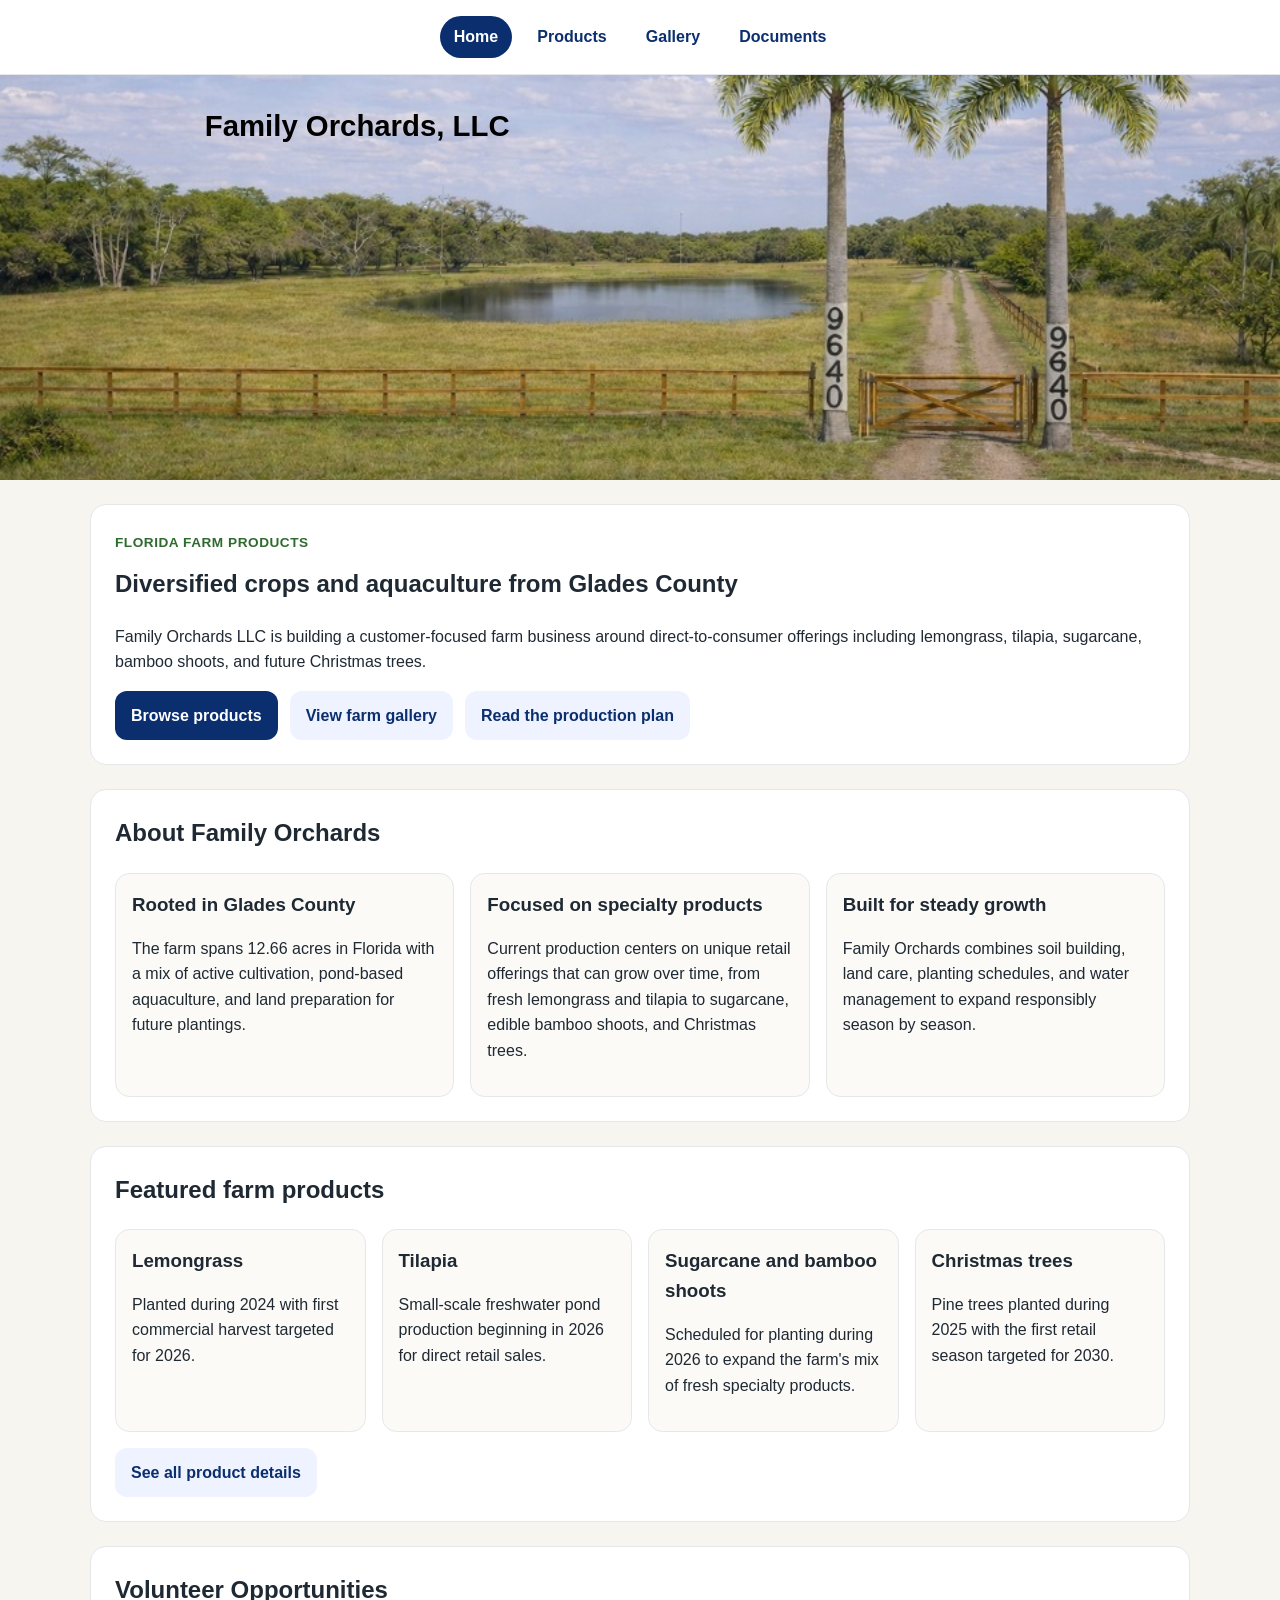
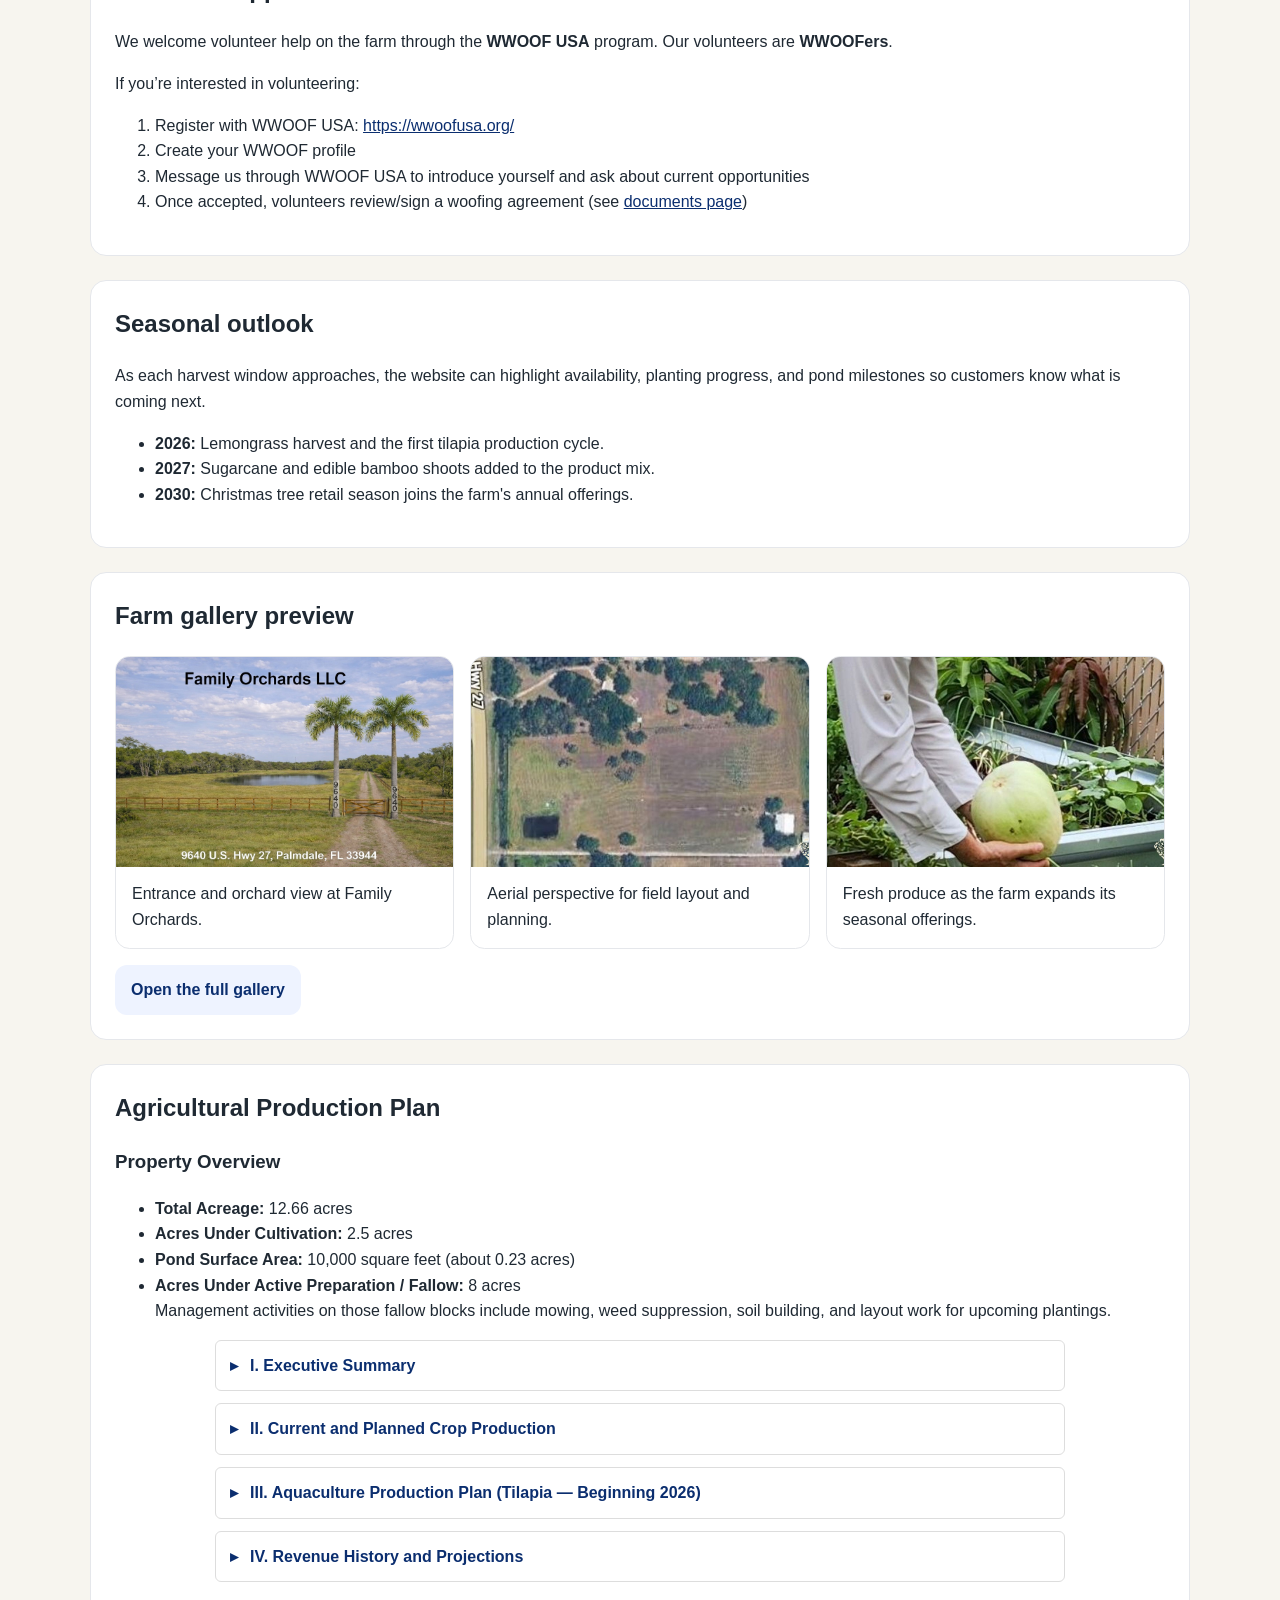
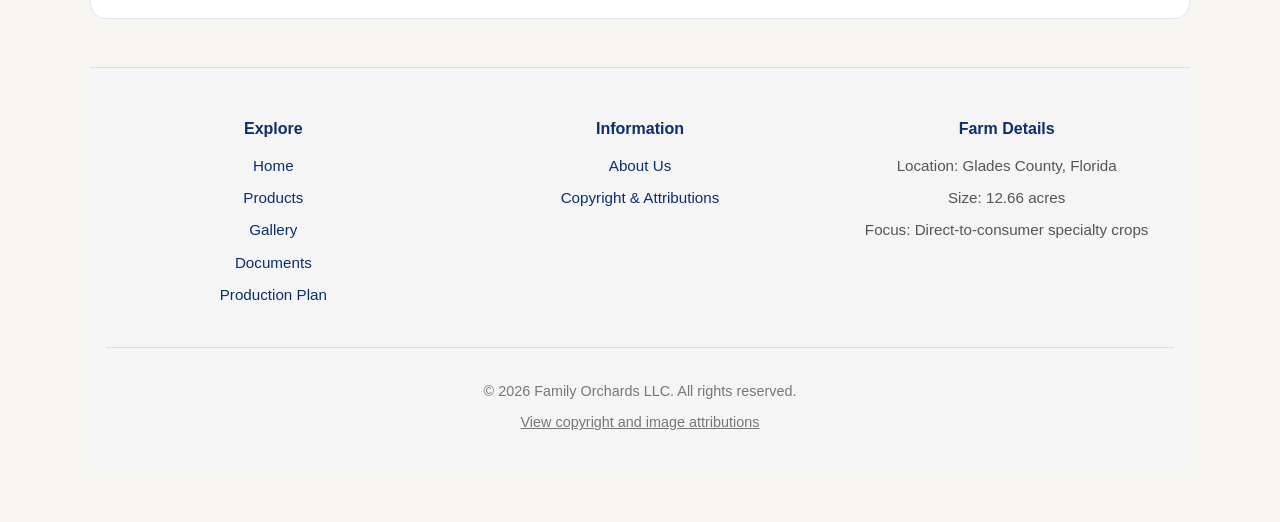
<file: index.html>
<!doctype html>
<html lang="en">
<head>
  <meta charset="utf-8" />
  <meta name="viewport" content="width=device-width, initial-scale=1" />
  <title>Family Orchards LLC | Farm Products and Production Plan</title>
  <meta
    name="description"
    content="Family Orchards LLC is a diversified farm in Glades County, Florida, growing lemongrass, sugarcane, bamboo shoots, Christmas trees, and tilapia."
  />
  <link rel="stylesheet" href="assets/css/banner.css" />
  <link rel="stylesheet" href="assets/css/site.css" />
  <link rel="stylesheet" href="assets/css/footer.css" />

  <style>
    details.section {
      border: 1px solid #ddd;
      border-radius: 6px;
      padding: 0.75rem 0.9rem;
      margin: 0.75rem 0;
      background: #fff;
      max-width: 820px;
      margin-left: auto;
      margin-right: auto;
    }

    details.section > summary {
      cursor: pointer;
      font-weight: 700;
      list-style: none;
      outline: none;
      color: #0b2e6f;
    }

    details.section > summary::-webkit-details-marker { display: none; }

    details.section > summary::before {
      content: "▸";
      display: inline-block;
      width: 1.25em;
      color: #0b2e6f;
    }

    details.section[open] > summary::before { content: "▾"; }

    .section-body { margin-top: 0.75rem; }

    .iii-media {
      display: flex;
      align-items: flex-start;
      gap: 1rem;
      margin: 0.5rem 0 0.75rem;
    }
    .iii-media .iii-image { flex: 0 0 auto; }
    .iii-media .iii-bullets { flex: 1 1 auto; min-width: 0; }

    @media (max-width: 600px) {
      .iii-media { flex-direction: column; }
    }

    .tilapia-figure { margin: 0; }
    .tilapia-figure img {
      display: block;
      width: 160px;
      height: auto;
      border-radius: 8px;
      border: 1px solid #e6e6e6;
    }
    .credit-marker {
      margin-top: 0.25rem;
      font-size: 0.95rem;
      line-height: 1;
    }
    .credit-marker a {
      text-decoration: none;
      color: #0b2e6f;
    }
    .credit-marker a:hover,
    .credit-marker a:focus {
      text-decoration: underline;
    }
  </style>
</head>

<body>
<a class="skip-link" href="#main-content">Skip to main content</a>

<nav class="site-nav" aria-label="Primary">
  <a href="index.html" aria-current="page">Home</a>
  <a href="products.html">Products</a>
  <a href="gallery.html">Gallery</a>
  <a href="documents.html">Documents</a>
</nav>

<header data-show-banner="true">
  <div class="banner-wrapper" role="banner" aria-label="Family Orchards banner">
    <img class="site-banner" src="assets/gallery/streetAIview.jpg" alt="Entrance gate and orchard at Family Orchards" />
    <p class="banner-title">Family Orchards, LLC</p>
  </div>
</header>

<main id="main-content">
  <section class="hero-panel" aria-labelledby="welcome-heading">
    <span class="eyebrow">Florida farm products</span>
    <h1 id="welcome-heading">Diversified crops and aquaculture from Glades County</h1>
    <p>
      Family Orchards LLC is building a customer-focused farm business around direct-to-consumer offerings including lemongrass,
      tilapia, sugarcane, bamboo shoots, and future Christmas trees.
    </p>
    <div class="button-row">
      <a class="button-link" href="products.html">Browse products</a>
      <a class="button-link button-link-secondary" href="gallery.html">View farm gallery</a>
      <a class="button-link button-link-secondary" href="#production-plan">Read the production plan</a>
    </div>
  </section>

  <section class="section-panel" aria-labelledby="about-heading">
    <h2 id="about-heading">About Family Orchards</h2>
    <div class="list-grid">
      <article class="info-card">
        <h3>Rooted in Glades County</h3>
        <p>
          The farm spans 12.66 acres in Florida with a mix of active cultivation, pond-based aquaculture, and land preparation for
          future plantings.
        </p>
      </article>
      <article class="info-card">
        <h3>Focused on specialty products</h3>
        <p>
          Current production centers on unique retail offerings that can grow over time, from fresh lemongrass and tilapia to
          sugarcane, edible bamboo shoots, and Christmas trees.
        </p>
      </article>
      <article class="info-card">
        <h3>Built for steady growth</h3>
        <p>
          Family Orchards combines soil building, land care, planting schedules, and water management to expand responsibly season by
          season.
        </p>
      </article>
    </div>
  </section>

  <section class="section-panel" aria-labelledby="featured-products-heading">
    <h2 id="featured-products-heading">Featured farm products</h2>
    <div class="card-grid">
      <article class="product-card">
        <h3>Lemongrass</h3>
        <p>Planted during 2024 with first commercial harvest targeted for 2026.</p>
      </article>
      <article class="product-card">
        <h3>Tilapia</h3>
        <p>Small-scale freshwater pond production beginning in 2026 for direct retail sales.</p>
      </article>
      <article class="product-card">
        <h3>Sugarcane and bamboo shoots</h3>
        <p>Scheduled for planting during 2026 to expand the farm's mix of fresh specialty products.</p>
      </article>
      <article class="product-card">
        <h3>Christmas trees</h3>
        <p>Pine trees planted during 2025 with the first retail season targeted for 2030.</p>
      </article>
    </div>
    <div class="button-row">
      <a class="button-link button-link-secondary" href="products.html">See all product details</a>
    </div>
  </section>

  <section class="section-panel" aria-labelledby="volunteer-opportunities-heading">
    <h2 id="volunteer-opportunities-heading">Volunteer Opportunities</h2>
    <p>We welcome volunteer help on the farm through the <strong>WWOOF USA</strong> program. Our volunteers are <strong>WWOOFers</strong>.</p>
    <p>If you’re interested in volunteering:</p>
    <ol>
      <li>Register with WWOOF USA: <a href="https://wwoofusa.org/">https://wwoofusa.org/</a></li>
      <li>Create your WWOOF profile</li>
      <li>Message us through WWOOF USA to introduce yourself and ask about current opportunities</li>
      <li>Once accepted, volunteers review/sign a woofing agreement (see <a href="documents.html">documents page</a>)</li>
    </ol>
  </section>

  <section class="section-panel" aria-labelledby="updates-heading">
    <h2 id="updates-heading">Seasonal outlook</h2>
    <p>
      As each harvest window approaches, the website can highlight availability, planting progress, and pond milestones so customers
      know what is coming next.
    </p>
    <ul>
      <li><strong>2026:</strong> Lemongrass harvest and the first tilapia production cycle.</li>
      <li><strong>2027:</strong> Sugarcane and edible bamboo shoots added to the product mix.</li>
      <li><strong>2030:</strong> Christmas tree retail season joins the farm's annual offerings.</li>
    </ul>
  </section>

  <section class="section-panel" aria-labelledby="gallery-preview-heading">
    <h2 id="gallery-preview-heading">Farm gallery preview</h2>
    <div class="gallery-grid">
      <figure>
        <img src="assets/gallery/streetAIview.jpg" alt="Entrance gate and orchard at Family Orchards" />
        <figcaption>Entrance and orchard view at Family Orchards.</figcaption>
      </figure>
      <figure>
        <img src="assets/gallery/satellite.jpg" alt="Satellite-style view of Family Orchards" />
        <figcaption>Aerial perspective for field layout and planning.</figcaption>
      </figure>
      <figure>
        <img src="assets/gallery/honeydew.jpg" alt="Produce grown at Family Orchards" />
        <figcaption>Fresh produce as the farm expands its seasonal offerings.</figcaption>
      </figure>
    </div>
    <div class="button-row">
      <a class="button-link button-link-secondary" href="gallery.html">Open the full gallery</a>
    </div>
  </section>

  <section id="production-plan" class="section-panel" aria-labelledby="plan-heading">
    <h2 id="plan-heading">Agricultural Production Plan</h2>
    <h3>Property Overview</h3>
    <ul>
      <li><strong>Total Acreage:</strong> 12.66 acres</li>
      <li><strong>Acres Under Cultivation:</strong> 2.5 acres</li>
      <li><strong>Pond Surface Area:</strong> 10,000 square feet (about 0.23 acres)</li>
      <li><strong>Acres Under Active Preparation / Fallow:</strong> 8 acres
        <br />
        <span>Management activities on those fallow blocks include mowing, weed suppression, soil building, and layout work for upcoming plantings.</span>
      </li>
    </ul>

    <details class="section" id="section-i">
      <summary>I. Executive Summary</summary>
      <div class="section-body">
        <p>
          Family Orchards LLC conducts diversified agricultural production in Glades County, Florida. The operation targets
          direct-to-consumer retail sales from specialty crops, Christmas tree cultivation, and small-scale aquaculture.
        </p>
      </div>
    </details>

    <details class="section" id="section-ii">
      <summary>II. Current and Planned Crop Production</summary>
      <div class="section-body">
        <ul>
          <li><strong>Lemongrass:</strong> 1 acre planted during 2024; first commercial harvest targeted for 2026.</li>
          <li><strong>Pine trees (Christmas trees):</strong> 1.5 acres planted during 2025; cultivation targets retail Christmas tree sales starting with the 2030 season.</li>
          <li><strong>Sugarcane:</strong> 4 acres scheduled for planting during March 2026; first harvest targeted for 2027.</li>
          <li><strong>Bamboo (edible shoots only):</strong> 0.5 acre scheduled for planting during 2026; shoot harvest targeted roughly one year after planting. No pole harvest or pole sales.</li>
        </ul>
      </div>
    </details>

    <details class="section" id="section-iii">
      <summary>III. Aquaculture Production Plan (Tilapia — Beginning 2026)</summary>
      <div class="section-body">
        <p>
          Beginning in 2026, the operation will use an existing 10,000-square-foot freshwater pond (about 0.23 acre of surface area)
          for small-scale Nile tilapia production.
        </p>

        <div class="iii-media">
          <div class="iii-image">
            <figure class="tilapia-figure">
              <img src="assets/plan/tilapia4.jpg" alt="Fish vendor holding tilapia at Portbell market" />
              <figcaption class="credit-marker">
                <a href="copyright.html#portbell-tilapia" aria-label="View copyright information for the tilapia image">ⓘ</a>
              </figcaption>
            </figure>
          </div>

          <div class="iii-bullets">
            <ul>
              <li><strong>Species:</strong> Nile tilapia</li>
              <li><strong>Projected annual stocking:</strong> 400–600 fingerlings</li>
              <li><strong>Target survival range:</strong> 70–75%</li>
              <li><strong>Target harvest weight:</strong> 1.25 pounds per fish (average)</li>
              <li><strong>Projected yield:</strong> 450–550 pounds per production cycle</li>
            </ul>
          </div>
        </div>

        <p>
          Stocking occurs during fall. Grow-out continues for 6–8 months, with harvest during the summer.
          Retail sales proceed through direct-to-consumer channels.
        </p>
        <p>
          Pond management includes feed control, water-quality monitoring, predator management, and scheduled harvest.
          Future upgrades could include aeration to expand production capacity.
        </p>
      </div>
    </details>

    <details class="section" id="section-iv">
      <summary>IV. Revenue History and Projections</summary>
      <div class="section-body">
        <ul>
          <li><strong>2025 actual gross sales:</strong> $2,000</li>
          <li><strong>2026 projected gross sales:</strong> about $8,000 (lemongrass plus tilapia)</li>
          <li><strong>2027 projected gross sales:</strong> about $15,000 (sugarcane plus lemongrass plus bamboo shoots plus tilapia); about $12,000 projected from sugarcane and lemongrass sales</li>
          <li><strong>2030 and beyond:</strong> gross sales projected above $30,000 annually once Christmas tree harvest begins</li>
        </ul>

        <h3>Operational practices include</h3>
        <ul>
          <li><strong>Commercial intent and sales:</strong> retail sales records and projected income targets for specialty crops, row crops, Christmas trees, and aquaculture.</li>
          <li><strong>Continuous management:</strong> planting, cultivation, mowing, weed control, fertilization, and irrigation planning across production blocks.</li>
          <li><strong>Land care and improvement:</strong> soil amendments, cover-crop use, mulching, and site preparation on fallow blocks scheduled for planting.</li>
          <li><strong>Aquaculture management:</strong> feed management, water-quality monitoring, predator deterrence, and seasonal harvest scheduling.</li>
        </ul>
      </div>
    </details>

  </section>

  <footer class="site-footer">
    <div class="footer-content">
      <div class="footer-section">
        <h3>Explore</h3>
        <ul>
          <li><a href="index.html">Home</a></li>
          <li><a href="products.html">Products</a></li>
          <li><a href="gallery.html">Gallery</a></li>
          <li><a href="documents.html">Documents</a></li>
          <li><a href="#production-plan">Production Plan</a></li>
        </ul>
      </div>
      <div class="footer-section">
        <h3>Information</h3>
        <ul>
          <li><a href="index.html#about-heading">About Us</a></li>
          <li><a href="copyright.html">Copyright & Attributions</a></li>
        </ul>
      </div>
      <div class="footer-section">
        <h3>Farm Details</h3>
        <ul>
          <li>Location: Glades County, Florida</li>
          <li>Size: 12.66 acres</li>
          <li>Focus: Direct-to-consumer specialty crops</li>
        </ul>
      </div>
    </div>
    <div class="footer-bottom">
      <p>&copy; 2026 Family Orchards LLC. All rights reserved.</p>
      <p><a href="copyright.html">View copyright and image attributions</a></p>
    </div>
  </footer>
</main>

  <script>
    (function () {
      function openFromHash() {
        var id = window.location.hash ? window.location.hash.slice(1) : "";
        if (!id) return;
        var el = document.getElementById(id);
        if (el && el.tagName && el.tagName.toLowerCase() === "details") {
          el.open = true;
          el.scrollIntoView({ block: "start" });
        }
      }

      window.addEventListener("hashchange", openFromHash);
      openFromHash();
    })();
  </script>
</body>
</html>
</file>
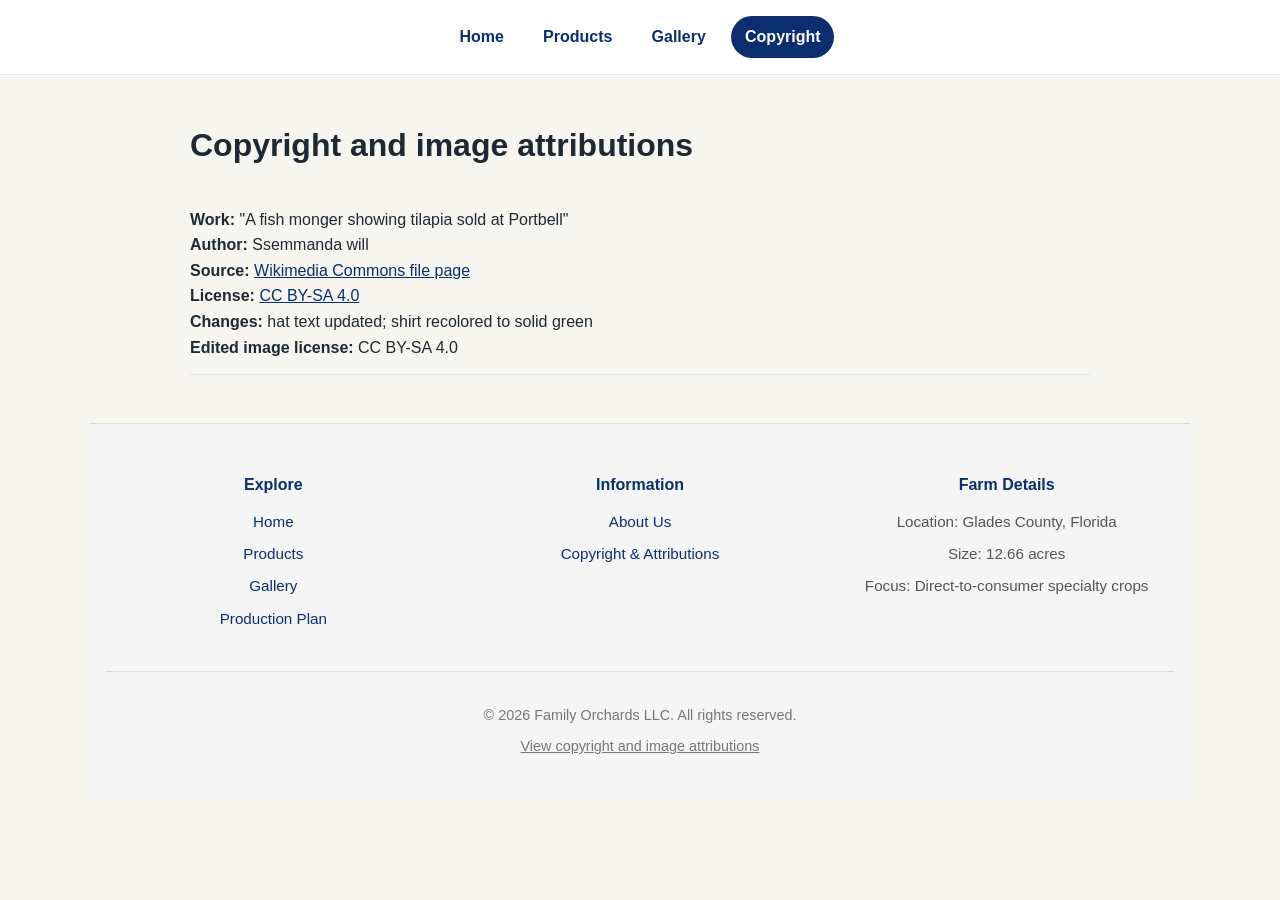
<file: copyright.html>
<!doctype html>
<html lang="en">
<head>
  <meta charset="utf-8">
  <meta name="viewport" content="width=device-width, initial-scale=1">
  <title>Copyright | Family Orchards LLC</title>
  <link rel="stylesheet" href="assets/css/site.css">
  <link rel="stylesheet" href="assets/css/footer.css">
  <style>
    a{text-decoration:underline}
    .item{margin:18px 0;padding:14px 0;border-bottom:1px solid #e5e5e5}
    .label{font-weight:700}
    .content-wrap{max-width:900px;margin:0 auto}
  </style>
</head>
<body>
  <a class="skip-link" href="#main-content">Skip to main content</a>

  <nav class="site-nav" aria-label="Primary">
    <a href="index.html">Home</a>
    <a href="products.html">Products</a>
    <a href="gallery.html">Gallery</a>
    <a href="copyright.html" aria-current="page">Copyright</a>
  </nav>

  <main id="main-content">
    <div class="content-wrap">
      <h1>Copyright and image attributions</h1>

      <section id="portbell-tilapia" class="item">
        <div><span class="label">Work:</span> "A fish monger showing tilapia sold at Portbell"</div>
        <div><span class="label">Author:</span> Ssemmanda will</div>
        <div><span class="label">Source:</span>
          <a href="https://commons.wikimedia.org/wiki/File:A_fish_monger_showing_tilapia_sold_at_Portbell.jpg">Wikimedia Commons file page</a>
        </div>
        <div><span class="label">License:</span>
          <a href="https://creativecommons.org/licenses/by-sa/4.0/">CC BY-SA 4.0</a>
        </div>
        <div><span class="label">Changes:</span> hat text updated; shirt recolored to solid green</div>
        <div><span class="label">Edited image license:</span> CC BY-SA 4.0</div>
      </section>
    </div>

    <footer class="site-footer">
      <div class="footer-content">
        <div class="footer-section">
          <h3>Explore</h3>
          <ul>
            <li><a href="index.html">Home</a></li>
            <li><a href="products.html">Products</a></li>
            <li><a href="gallery.html">Gallery</a></li>
            <li><a href="index.html#production-plan">Production Plan</a></li>
          </ul>
        </div>
        <div class="footer-section">
          <h3>Information</h3>
          <ul>
            <li><a href="index.html#about-heading">About Us</a></li>
            <li><a href="copyright.html">Copyright & Attributions</a></li>
          </ul>
        </div>
        <div class="footer-section">
          <h3>Farm Details</h3>
          <ul>
            <li>Location: Glades County, Florida</li>
            <li>Size: 12.66 acres</li>
            <li>Focus: Direct-to-consumer specialty crops</li>
          </ul>
        </div>
      </div>
      <div class="footer-bottom">
        <p>&copy; 2026 Family Orchards LLC. All rights reserved.</p>
        <p><a href="copyright.html">View copyright and image attributions</a></p>
      </div>
    </footer>
  </main>
</body>
</html>
</file>
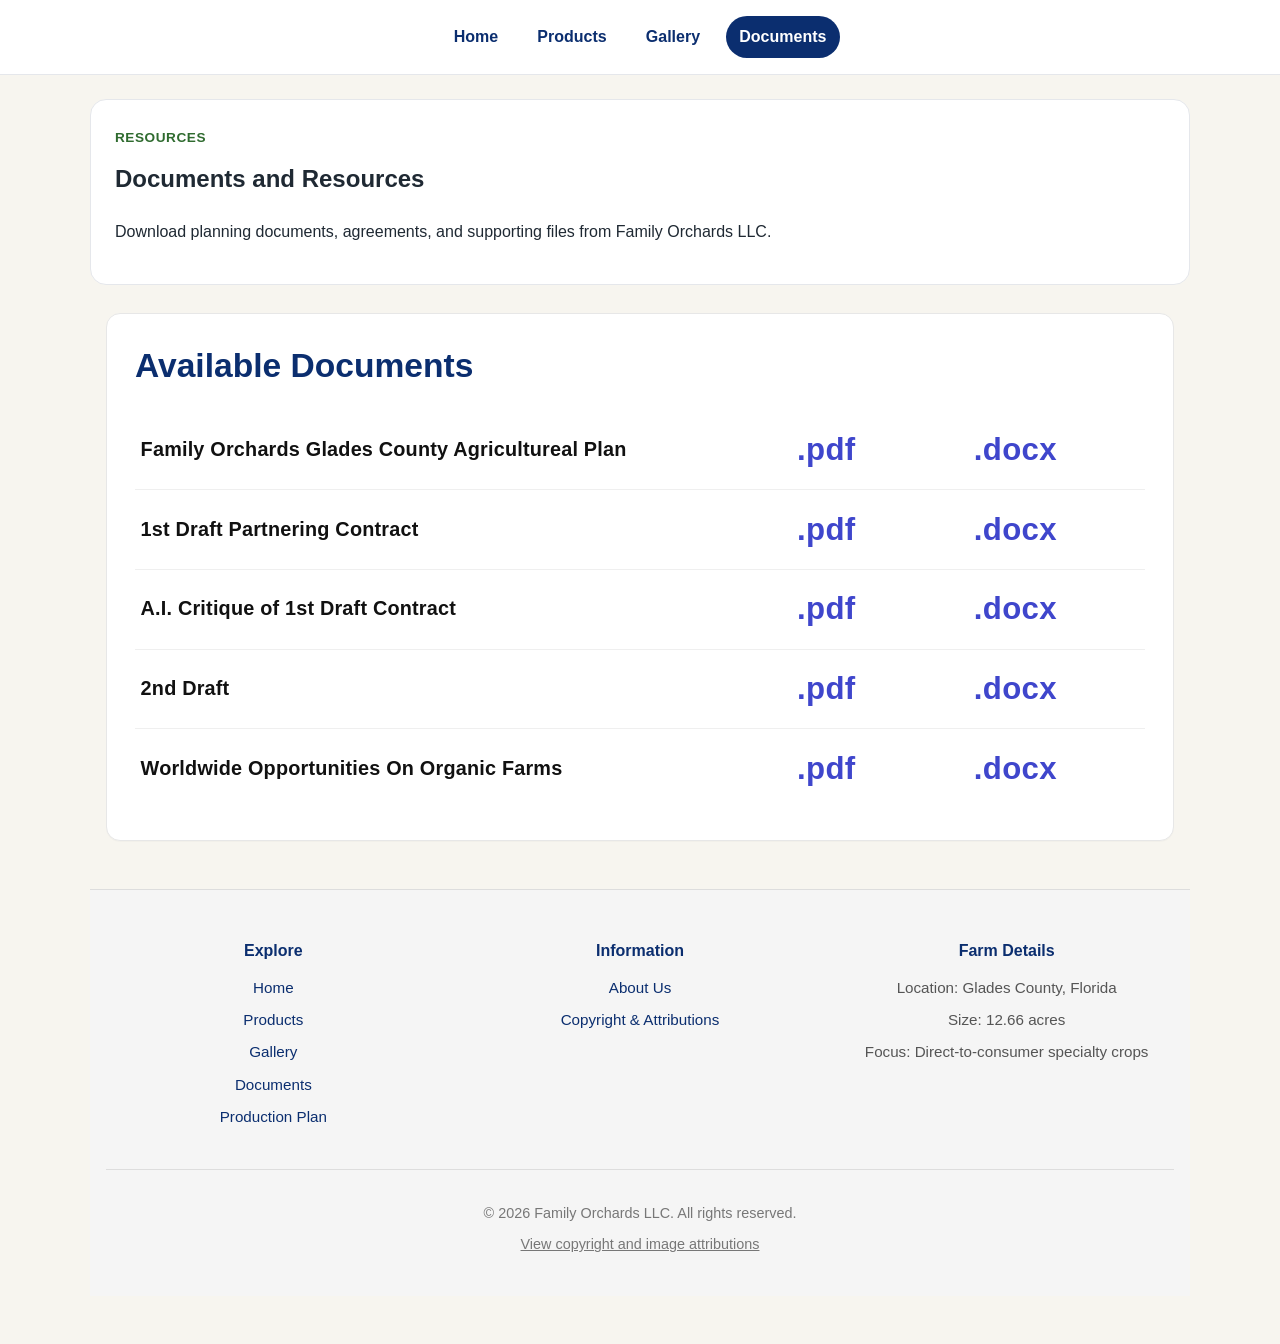
<file: documents.html>
<!doctype html>
<html lang="en">
<head>
  <meta charset="utf-8" />
  <meta name="viewport" content="width=device-width, initial-scale=1" />
  <title>Documents | Family Orchards LLC</title>
  <meta
    name="description"
    content="Download documents and resources from Family Orchards LLC."
  />
  <link rel="stylesheet" href="assets/css/banner.css" />
  <link rel="stylesheet" href="assets/css/site.css" />
  <link rel="stylesheet" href="assets/css/footer.css" />
  <style>
    .documents-shell {
      max-width: 1300px;
      margin: 1.75rem auto 3rem;
      padding: 0 1rem;
    }

    .documents-card {
      background: #fff;
      border: 1px solid #e7e7e7;
      border-radius: 14px;
      padding: 2rem 1.75rem;
      box-shadow: 0 1px 0 rgba(0, 0, 0, 0.02);
    }

    .documents-card h2 {
      margin: 0 0 1.5rem;
      color: #0b2e6f;
      font-size: clamp(1.65rem, 1.3rem + 1vw, 2.2rem);
      line-height: 1.2;
    }

    .docs-table {
      width: 100%;
      border-collapse: collapse;
      font-size: clamp(1.05rem, 1rem + 0.3vw, 1.45rem);
    }

    .docs-table tr + tr {
      border-top: 1px solid #efefef;
    }

    .docs-table td {
      padding: 0.9rem 0.35rem;
      vertical-align: middle;
    }

    .docs-table td:first-child {
      width: 65%;
      color: #111;
      font-weight: 700;
      letter-spacing: 0.01em;
    }

    .docs-table td:nth-child(2),
    .docs-table td:nth-child(3) {
      width: 17.5%;
      text-align: left;
      white-space: nowrap;
    }

    .file-link {
      color: #3f46cc;
      text-decoration: none;
      font-weight: 700;
      font-size: clamp(1.6rem, 1.35rem + 0.75vw, 2.1rem);
      letter-spacing: 0.01em;
    }

    .file-link:hover,
    .file-link:focus-visible {
      text-decoration: underline;
      color: #2731a8;
    }

    @media (max-width: 840px) {
      .documents-card {
        padding: 1.35rem 1rem;
      }

      .docs-table {
        font-size: 1rem;
      }

      .file-link {
        font-size: 1.3rem;
      }
    }

    @media (max-width: 620px) {
      .docs-table,
      .docs-table tbody,
      .docs-table tr,
      .docs-table td {
        display: block;
        width: 100%;
      }

      .docs-table tr {
        padding: 0.75rem 0;
      }

      .docs-table td:first-child {
        margin-bottom: 0.35rem;
      }

      .docs-table td:nth-child(2),
      .docs-table td:nth-child(3) {
        display: inline-block;
        width: auto;
        padding-right: 1rem;
      }
    }
  </style>
</head>
<body>
  <a class="skip-link" href="#main-content">Skip to main content</a>

  <nav class="site-nav" aria-label="Primary">
    <a href="index.html">Home</a>
    <a href="products.html">Products</a>
    <a href="gallery.html">Gallery</a>
    <a href="documents.html" aria-current="page">Documents</a>
  </nav>

  <header data-show-banner="false">
    <div class="banner-wrapper" role="banner" aria-label="Family Orchards banner">
      <img class="site-banner" src="streetAIview.jpg" alt="Entrance gate and orchard at Family Orchards" />
      <p class="banner-title">Family Orchards, LLC</p>
    </div>
  </header>

  <main id="main-content">
    <section class="hero-panel" aria-labelledby="documents-heading">
      <span class="eyebrow">Resources</span>
      <h1 id="documents-heading">Documents and Resources</h1>
      <p>
        Download planning documents, agreements, and supporting files from Family Orchards LLC.
      </p>
    </section>

    <section class="documents-shell" aria-labelledby="downloads-heading">
      <div class="documents-card">
        <h2 id="downloads-heading">Available Documents</h2>

        <table class="docs-table" role="presentation">
          <tbody>
            <tr>
              <td>Family Orchards Glades County Agricultureal Plan</td>
              <td>
                <a
                  class="file-link"
                  href="documents/Family_Orchards_Glades_County_Agricultural_Plan.docx.pdf"
                  target="_blank"
                  rel="noopener"
                >.pdf</a>
              </td>
              <td>
                <a
                  class="file-link"
                  href="documents/Family_Orchards_Glades_County_Agricultural_Plan.docx"
                  target="_blank"
                  rel="noopener"
                >.docx</a>
              </td>
            </tr>

            <tr>
              <td>1st Draft Partnering Contract</td>
              <td>
                <a class="file-link" href="documents/1st%20Draft.pdf" target="_blank" rel="noopener">.pdf</a>
              </td>
              <td>
                <a class="file-link" href="documents/1st%20Draft.docx" target="_blank" rel="noopener">.docx</a>
              </td>
            </tr>

            <tr>
              <td>A.I. Critique of 1st Draft Contract</td>
              <td>
                <a class="file-link" href="documents/AI%20critique.pdf" target="_blank" rel="noopener">.pdf</a>
              </td>
              <td>
                <a class="file-link" href="documents/AI%20critique.docx" target="_blank" rel="noopener">.docx</a>
              </td>
            </tr>

            <tr>
              <td>2nd Draft</td>
              <td>
                <a class="file-link" href="documents/Final%20Agreement%20-%20Copy.pdf" target="_blank" rel="noopener">.pdf</a>
              </td>
              <td>
                <a class="file-link" href="documents/Final%20Agreement%20-%20Copy.docx" target="_blank" rel="noopener">.docx</a>
              </td>
            </tr>

            <tr>
              <td>Worldwide Opportunities On Organic Farms</td>
              <td>
                <a class="file-link" href="documents/Woofing%20agreement.pdf" target="_blank" rel="noopener">.pdf</a>
              </td>
              <td>
                <a class="file-link" href="documents/Woofing%20agreement.docx" target="_blank" rel="noopener">.docx</a>
              </td>
            </tr>
          </tbody>
        </table>
      </div>
    </section>

    <footer class="site-footer">
      <div class="footer-content">
        <div class="footer-section">
          <h3>Explore</h3>
          <ul>
            <li><a href="index.html">Home</a></li>
            <li><a href="products.html">Products</a></li>
            <li><a href="gallery.html">Gallery</a></li>
            <li><a href="documents.html">Documents</a></li>
            <li><a href="index.html#production-plan">Production Plan</a></li>
          </ul>
        </div>
        <div class="footer-section">
          <h3>Information</h3>
          <ul>
            <li><a href="index.html#about-heading">About Us</a></li>
            <li><a href="copyright.html">Copyright & Attributions</a></li>
          </ul>
        </div>
        <div class="footer-section">
          <h3>Farm Details</h3>
          <ul>
            <li>Location: Glades County, Florida</li>
            <li>Size: 12.66 acres</li>
            <li>Focus: Direct-to-consumer specialty crops</li>
          </ul>
        </div>
      </div>
      <div class="footer-bottom">
        <p>&copy; 2026 Family Orchards LLC. All rights reserved.</p>
        <p><a href="copyright.html">View copyright and image attributions</a></p>
      </div>
    </footer>
  </main>
</body>
</html>
</file>
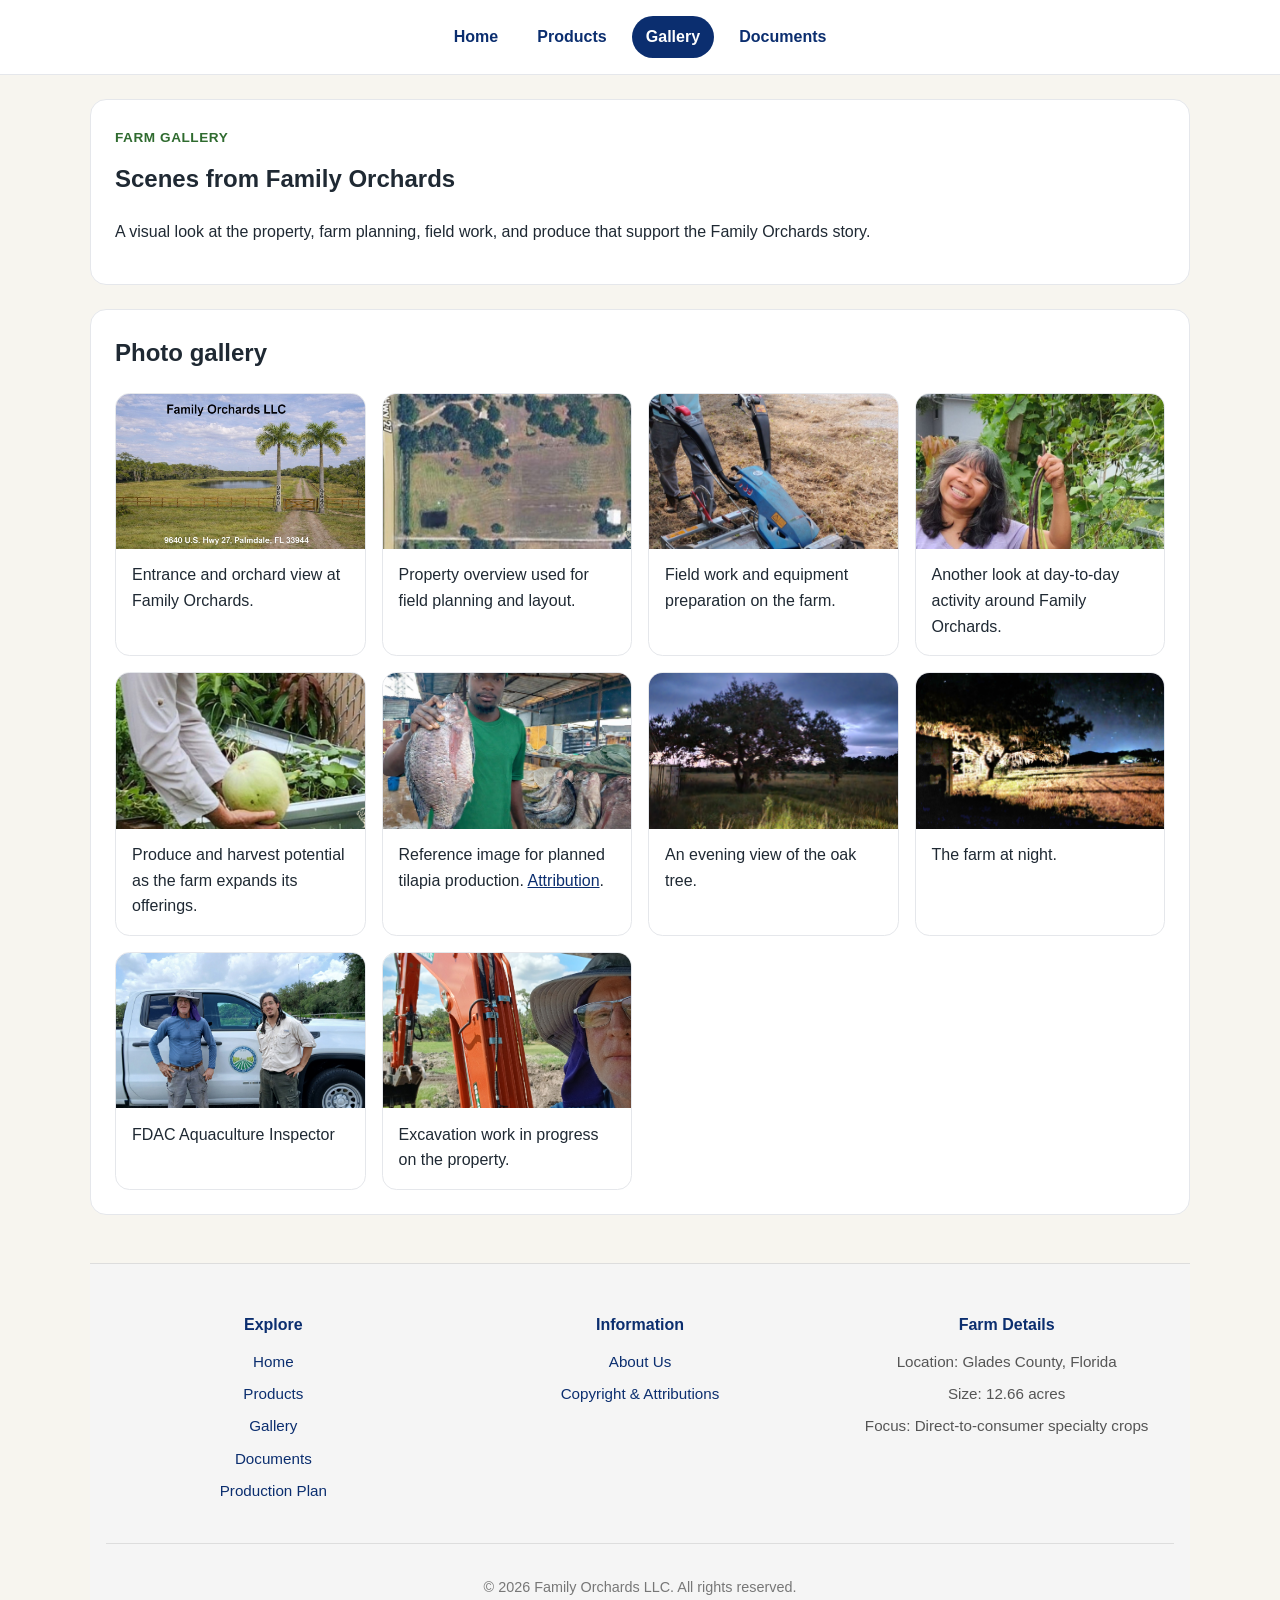
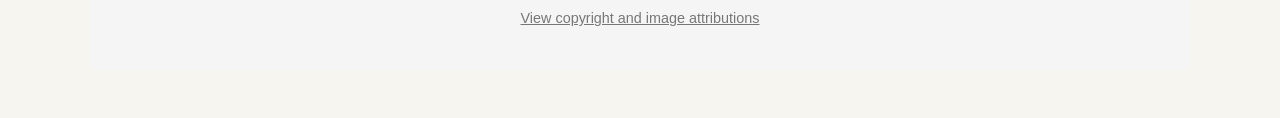
<file: gallery.html>
<!doctype html>
<html lang="en">
<head>
  <meta charset="utf-8" />
  <meta name="viewport" content="width=device-width, initial-scale=1" />
  <title>Gallery | Family Orchards LLC</title>
  <meta
    name="description"
    content="Browse farm and product images from Family Orchards LLC."
  />
  <link rel="stylesheet" href="assets/css/banner.css" />
  <link rel="stylesheet" href="assets/css/site.css" />
  <link rel="stylesheet" href="assets/css/footer.css" />
</head>
<body>
  <a class="skip-link" href="#main-content">Skip to main content</a>

  <nav class="site-nav" aria-label="Primary">
    <a href="index.html">Home</a>
    <a href="products.html">Products</a>
    <a href="gallery.html" aria-current="page">Gallery</a>
    <a href="documents.html">Documents</a>
  </nav>

  <header data-show-banner="false">
    <div class="banner-wrapper" role="banner" aria-label="Family Orchards banner">
      <img class="site-banner" src="assets/gallery/streetAIview.jpg" alt="Entrance gate and orchard at Family Orchards" />
      <p class="banner-title">Family Orchards, LLC</p>
    </div>
  </header>

  <main id="main-content">
    <section class="hero-panel" aria-labelledby="gallery-heading">
      <span class="eyebrow">Farm gallery</span>
      <h1 id="gallery-heading">Scenes from Family Orchards</h1>
      <p>
        A visual look at the property, farm planning, field work, and produce that support the Family Orchards story.
      </p>
    </section>

    <section class="section-panel" aria-labelledby="gallery-grid-heading">
      <h2 id="gallery-grid-heading">Photo gallery</h2>
      <div class="gallery-grid">
        <figure>
          <img src="assets/gallery/streetAIview.jpg" alt="Entrance gate and orchard at Family Orchards" />
          <figcaption>Entrance and orchard view at Family Orchards.</figcaption>
        </figure>
        <figure>
          <img src="assets/gallery/satellite.jpg" alt="Satellite-style view of Family Orchards" />
          <figcaption>Property overview used for field planning and layout.</figcaption>
        </figure>
        <figure>
          <img src="assets/gallery/bcs.jpg" alt="Farm equipment and field work at Family Orchards" />
          <figcaption>Field work and equipment preparation on the farm.</figcaption>
        </figure>
        <figure>
          <img src="assets/gallery/dawan.jpg" alt="Daily farm activity at Family Orchards" />
          <figcaption>Another look at day-to-day activity around Family Orchards.</figcaption>
        </figure>
        <figure>
          <img src="assets/gallery/honeydew.jpg" alt="Produce grown at Family Orchards" />
          <figcaption>Produce and harvest potential as the farm expands its offerings.</figcaption>
        </figure>
        <figure>
          <img src="assets/plan/tilapia4.jpg" alt="Fish vendor holding tilapia at Portbell market" />
          <figcaption>Reference image for planned tilapia production. <a href="copyright.html#portbell-tilapia">Attribution</a>.</figcaption>
        </figure>
        <figure>
          <img src="assets/gallery/evening tree.jpg" alt="Tree at Family Orchards in the evening" />
          <figcaption>An evening view of the oak tree.</figcaption>
        </figure>
        <figure>
          <img src="assets/gallery/farm at night 2.jpg" alt="Family Orchards at night" />
          <figcaption>The farm at night.</figcaption>
        </figure>
        <figure>
          <img src="assets/gallery/fdac juan.jpg" alt="Farm activity at Family Orchards" />
          <figcaption>FDAC Aquaculture Inspector</figcaption>
        </figure>
        <figure>
          <img src="assets/gallery/me.excavating.jpg" alt="Excavation work underway at Family Orchards" />
          <figcaption>Excavation work in progress on the property.</figcaption>
        </figure>
      </div>
    </section>

    <footer class="site-footer">
      <div class="footer-content">
        <div class="footer-section">
          <h3>Explore</h3>
          <ul>
            <li><a href="index.html">Home</a></li>
            <li><a href="products.html">Products</a></li>
            <li><a href="gallery.html">Gallery</a></li>
            <li><a href="documents.html">Documents</a></li>
            <li><a href="index.html#production-plan">Production Plan</a></li>
          </ul>
        </div>
        <div class="footer-section">
          <h3>Information</h3>
          <ul>
            <li><a href="index.html#about-heading">About Us</a></li>
            <li><a href="copyright.html">Copyright & Attributions</a></li>
          </ul>
        </div>
        <div class="footer-section">
          <h3>Farm Details</h3>
          <ul>
            <li>Location: Glades County, Florida</li>
            <li>Size: 12.66 acres</li>
            <li>Focus: Direct-to-consumer specialty crops</li>
          </ul>
        </div>
      </div>
      <div class="footer-bottom">
        <p>&copy; 2026 Family Orchards LLC. All rights reserved.</p>
        <p><a href="copyright.html">View copyright and image attributions</a></p>
      </div>
    </footer>
  </main>
</body>
</html>
</file>
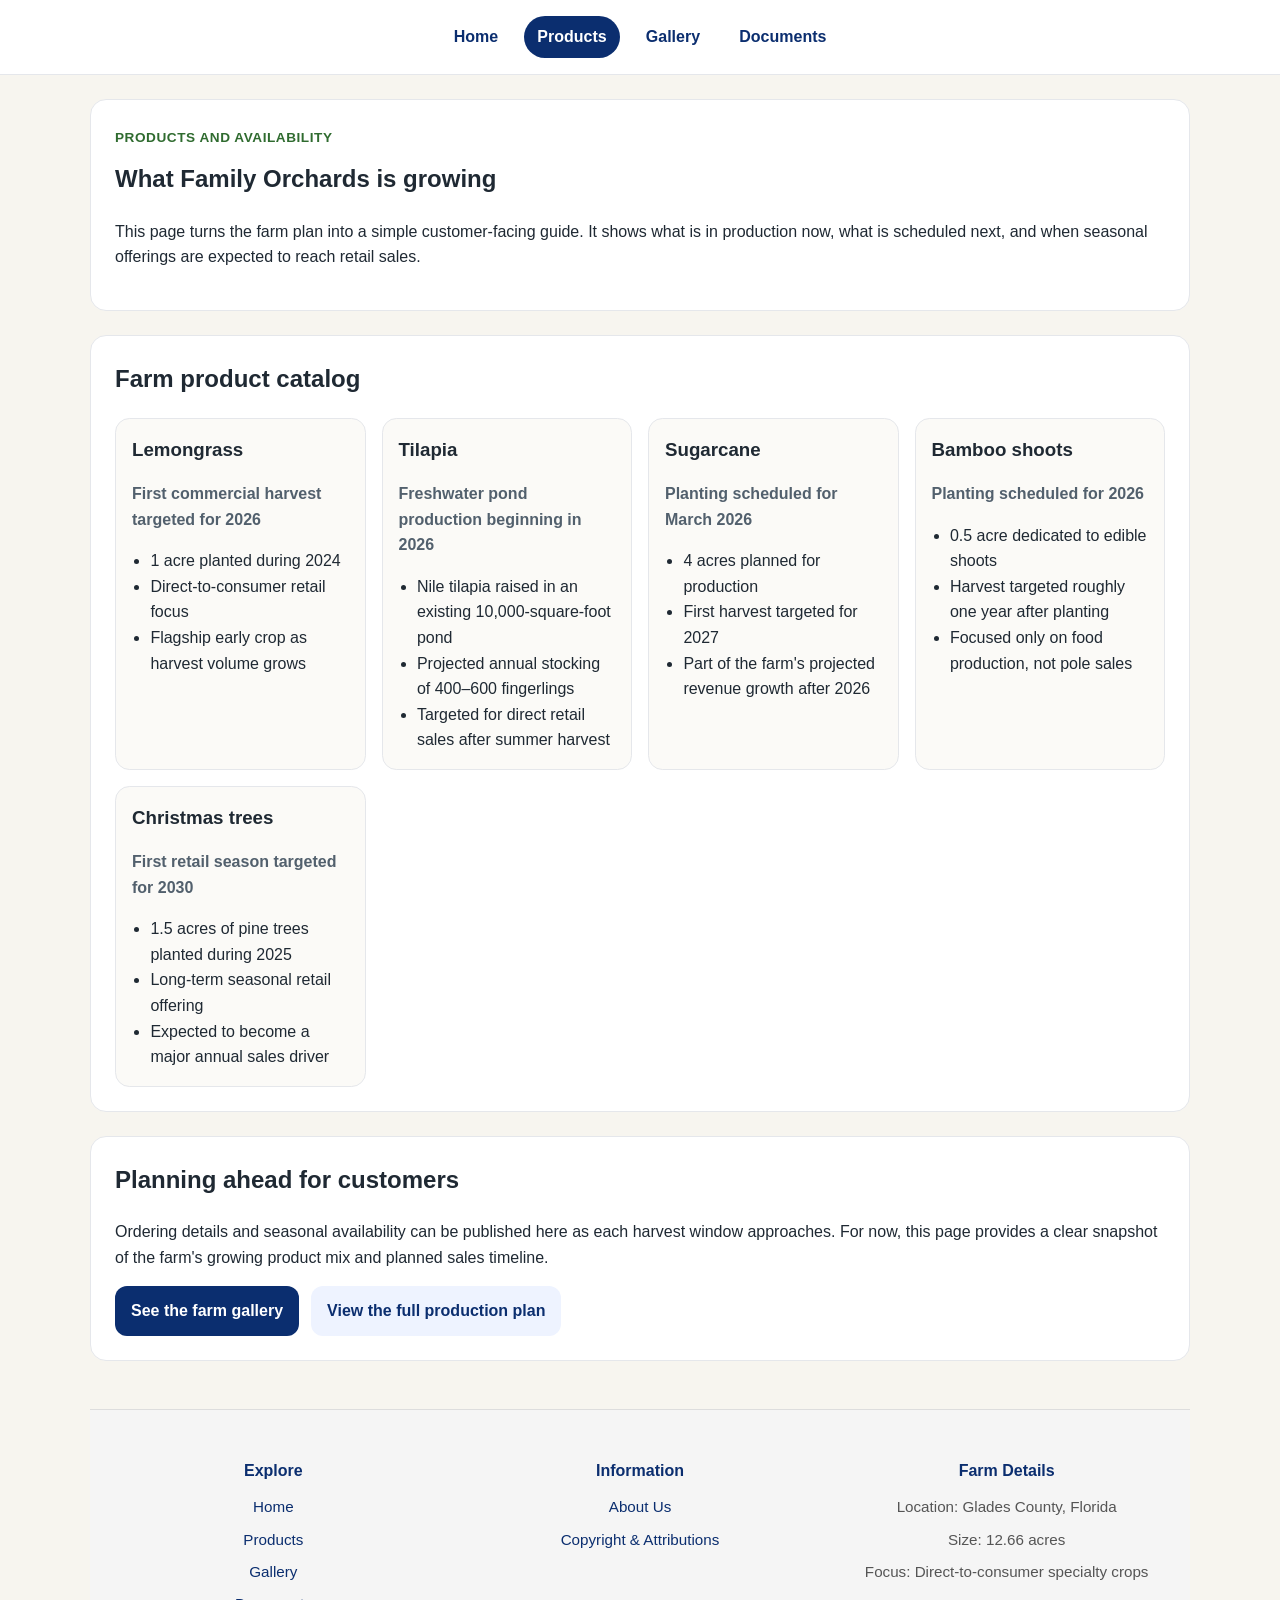
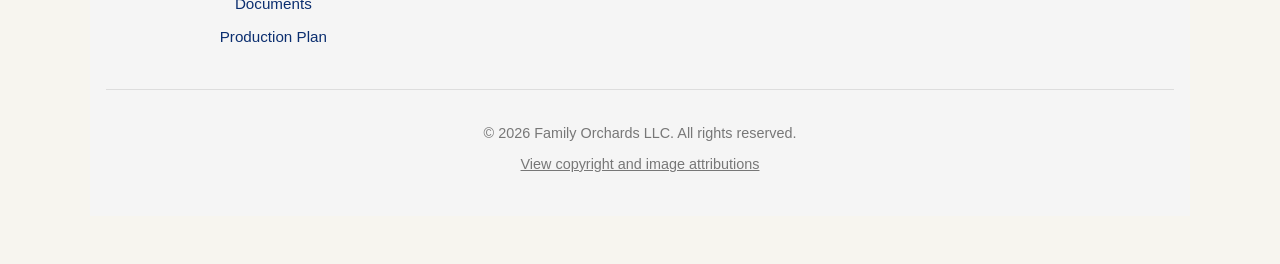
<file: products.html>
<!doctype html>
<html lang="en">
<head>
  <meta charset="utf-8" />
  <meta name="viewport" content="width=device-width, initial-scale=1" />
  <title>Products | Family Orchards LLC</title>
  <meta
    name="description"
    content="Explore planned and seasonal offerings from Family Orchards LLC, including lemongrass, tilapia, sugarcane, bamboo shoots, and Christmas trees."
  />
  <link rel="stylesheet" href="assets/css/banner.css" />
  <link rel="stylesheet" href="assets/css/site.css" />
  <link rel="stylesheet" href="assets/css/footer.css" />
</head>
<body>
  <a class="skip-link" href="#main-content">Skip to main content</a>

  <nav class="site-nav" aria-label="Primary">
    <a href="index.html">Home</a>
    <a href="products.html" aria-current="page">Products</a>
    <a href="gallery.html">Gallery</a>
    <a href="documents.html">Documents</a>
  </nav>

  <header data-show-banner="false">
    <div class="banner-wrapper" role="banner" aria-label="Family Orchards banner">
      <img class="site-banner" src="streetAIview.jpg" alt="Entrance gate and orchard at Family Orchards" />
      <p class="banner-title">Family Orchards, LLC</p>
    </div>
  </header>

  <main id="main-content">
    <section class="hero-panel" aria-labelledby="products-heading">
      <span class="eyebrow">Products and availability</span>
      <h1 id="products-heading">What Family Orchards is growing</h1>
      <p>
        This page turns the farm plan into a simple customer-facing guide. It shows what is in production now, what is scheduled next,
        and when seasonal offerings are expected to reach retail sales.
      </p>
    </section>

    <section class="section-panel" aria-labelledby="catalog-heading">
      <h2 id="catalog-heading">Farm product catalog</h2>
      <div class="card-grid">
        <article class="product-card">
          <h3>Lemongrass</h3>
          <p class="product-meta">First commercial harvest targeted for 2026</p>
          <ul>
            <li>1 acre planted during 2024</li>
            <li>Direct-to-consumer retail focus</li>
            <li>Flagship early crop as harvest volume grows</li>
          </ul>
        </article>

        <article class="product-card">
          <h3>Tilapia</h3>
          <p class="product-meta">Freshwater pond production beginning in 2026</p>
          <ul>
            <li>Nile tilapia raised in an existing 10,000-square-foot pond</li>
            <li>Projected annual stocking of 400–600 fingerlings</li>
            <li>Targeted for direct retail sales after summer harvest</li>
          </ul>
        </article>

        <article class="product-card">
          <h3>Sugarcane</h3>
          <p class="product-meta">Planting scheduled for March 2026</p>
          <ul>
            <li>4 acres planned for production</li>
            <li>First harvest targeted for 2027</li>
            <li>Part of the farm's projected revenue growth after 2026</li>
          </ul>
        </article>

        <article class="product-card">
          <h3>Bamboo shoots</h3>
          <p class="product-meta">Planting scheduled for 2026</p>
          <ul>
            <li>0.5 acre dedicated to edible shoots</li>
            <li>Harvest targeted roughly one year after planting</li>
            <li>Focused only on food production, not pole sales</li>
          </ul>
        </article>

        <article class="product-card">
          <h3>Christmas trees</h3>
          <p class="product-meta">First retail season targeted for 2030</p>
          <ul>
            <li>1.5 acres of pine trees planted during 2025</li>
            <li>Long-term seasonal retail offering</li>
            <li>Expected to become a major annual sales driver</li>
          </ul>
        </article>
      </div>
    </section>

    <section class="cta-panel" aria-labelledby="planning-heading">
      <h2 id="planning-heading">Planning ahead for customers</h2>
      <p>
        Ordering details and seasonal availability can be published here as each harvest window approaches. For now, this page provides
        a clear snapshot of the farm's growing product mix and planned sales timeline.
      </p>
      <div class="button-row">
        <a class="button-link" href="gallery.html">See the farm gallery</a>
        <a class="button-link button-link-secondary" href="index.html#production-plan">View the full production plan</a>
      </div>
    </section>

    <footer class="site-footer">
      <div class="footer-content">
        <div class="footer-section">
          <h3>Explore</h3>
          <ul>
            <li><a href="index.html">Home</a></li>
            <li><a href="products.html">Products</a></li>
            <li><a href="gallery.html">Gallery</a></li>
            <li><a href="documents.html">Documents</a></li>
            <li><a href="index.html#production-plan">Production Plan</a></li>
          </ul>
        </div>
        <div class="footer-section">
          <h3>Information</h3>
          <ul>
            <li><a href="index.html#about-heading">About Us</a></li>
            <li><a href="copyright.html">Copyright & Attributions</a></li>
          </ul>
        </div>
        <div class="footer-section">
          <h3>Farm Details</h3>
          <ul>
            <li>Location: Glades County, Florida</li>
            <li>Size: 12.66 acres</li>
            <li>Focus: Direct-to-consumer specialty crops</li>
          </ul>
        </div>
      </div>
      <div class="footer-bottom">
        <p>&copy; 2026 Family Orchards LLC. All rights reserved.</p>
        <p><a href="copyright.html">View copyright and image attributions</a></p>
      </div>
    </footer>
  </main>
</body>
</html>
</file>
<file: assets/css/banner.css>
/* Responsive banner: moderate on phones, taller on desktop.
   Overlay title is positioned toward the top and slightly right of left.
   No background behind the text (pure black letters over the image).
*/

:root {
  --banner-min: 240px;
  --banner-vh: 32vh;
  --banner-max: 420px;
  --banner-desktop-min: 360px;
  --banner-desktop-vh: 45vh;
  --banner-desktop-max: 900px;
  --banner-mobile-min: 160px;
  --banner-mobile-vh: 28vh;
  --banner-mobile-max: 300px;
}

.banner-wrapper {
  width: 100%;
  height: clamp(var(--banner-min), var(--banner-vh), var(--banner-max));
  overflow: hidden;
  display: block;
  background-color: #000;
  position: relative; /* required for absolute overlay */
}

.banner-wrapper img {
  display: block;
  width: 100%;
  height: 100%;
  object-fit: cover;
  object-position: 50% 60%; /* shows middle; adjust if needed */
}

/* Overlay title: moved toward the top and slightly right of left.
   No white background; pure black text as requested. */
.banner-title {
  position: absolute;
  top: 26px;            /* moved toward the top of the banner */
  left: 18%;            /* slightly to the right of the left edge, not centered */
  margin: 0;
  padding: 0;           /* no background so no padding */
  font-family: "Arial", "Helvetica Neue", Helvetica, sans-serif;
  font-weight: 700;     /* bold */
  font-size: 22pt;      /* requested size (22pt) */
  line-height: 1;
  color: #000;          /* black letters over the image */
  background: transparent;
  border-radius: 0;
  box-shadow: none;
  pointer-events: none; /* don't intercept clicks on the banner */
  -webkit-font-smoothing: antialiased;
  -moz-osx-font-smoothing: grayscale;
  /* If readability becomes an issue on some areas of the photo,
     uncomment the next line to add a subtle highlight around the text:
  text-shadow: 0 1px 0 rgba(255,255,255,0.6); */
}

/* Larger screens: increase banner height and nudge title a bit */
@media (min-width: 1024px) {
  .banner-wrapper {
    height: clamp(var(--banner-desktop-min), var(--banner-desktop-vh), var(--banner-desktop-max));
  }
  .banner-title {
    top: 36px;
    left: 16%;
  }
}

/* Small-screen tweak: smaller text and move a bit inward from left edge */
@media (max-width: 480px) {
  .banner-wrapper {
    height: clamp(var(--banner-mobile-min), var(--banner-mobile-vh), var(--banner-mobile-max));
  }
  .banner-title {
    font-size: 18pt;
    top: 12px;
    left: 8%;
  }
}

/* Notes:
   - If the black text is unreadable against parts of your photo, enable the text-shadow
     line above, or consider a very subtle semi-transparent backing (I didn't add that
     because you asked for no white background).
   - You can tweak `left` and `top` values to fine-tune horizontal/vertical placement.
*/
</file>
<file: assets/css/site.css>
body {
  margin: 0;
  font-family: Arial, Helvetica, sans-serif;
  line-height: 1.6;
  color: #1f2933;
  background: #f7f5ef;
}

a {
  color: #0b2e6f;
}

img {
  max-width: 100%;
}

.skip-link {
  position: absolute;
  left: 0.75rem;
  top: -3rem;
  z-index: 20;
  padding: 0.75rem 1rem;
  background: #0b2e6f;
  color: #fff;
  text-decoration: none;
  border-radius: 0.5rem;
}

.skip-link:focus {
  top: 0.75rem;
}

.site-nav {
  position: sticky;
  top: 0;
  z-index: 100;
  display: flex;
  flex-wrap: wrap;
  justify-content: center;
  gap: 0.75rem;
  padding: 1rem;
  background: #fff;
  border-bottom: 1px solid #e5e7eb;
}

.site-nav a {
  display: inline-block;
  padding: 0.5rem 0.85rem;
  border-radius: 999px;
  text-decoration: none;
  font-weight: 600;
}

.site-nav a[aria-current="page"] {
  background: #0b2e6f;
  color: #fff;
}

header {
  display: none;
}

header[data-show-banner="true"] {
  display: block;
}

main {
  max-width: 1100px;
  margin: 0 auto;
  padding: 1.5rem 1rem 3rem;
}

.hero-panel,
.section-panel,
.cta-panel {
  background: #fff;
  border: 1px solid #e5e7eb;
  border-radius: 1rem;
  padding: 1.5rem;
  margin-bottom: 1.5rem;
}

.hero-panel h1,
.section-panel h2,
.cta-panel h2 {
  margin-top: 0;
}

.eyebrow {
  display: inline-block;
  margin-bottom: 0.75rem;
  color: #2f6b2f;
  font-weight: 700;
  letter-spacing: 0.04em;
  text-transform: uppercase;
  font-size: 0.85rem;
}

.button-row {
  display: flex;
  flex-wrap: wrap;
  gap: 0.75rem;
  margin-top: 1rem;
}

.button-link {
  display: inline-block;
  padding: 0.75rem 1rem;
  border-radius: 0.75rem;
  background: #0b2e6f;
  color: #fff;
  text-decoration: none;
  font-weight: 700;
}

.button-link-secondary {
  background: #eef3ff;
  color: #0b2e6f;
}

.list-grid,
.card-grid,
.gallery-grid {
  display: grid;
  gap: 1rem;
}

.list-grid,
.card-grid {
  grid-template-columns: repeat(auto-fit, minmax(220px, 1fr));
}

.gallery-grid {
  grid-template-columns: repeat(auto-fit, minmax(230px, 1fr));
}

.info-card,
.product-card {
  background: #fbfaf7;
  border: 1px solid #e5e7eb;
  border-radius: 0.9rem;
  padding: 1rem;
}

.info-card h3,
.product-card h2,
.product-card h3 {
  margin-top: 0;
  margin-bottom: 0.5rem;
}

.product-meta {
  color: #52606d;
  font-weight: 700;
  margin-bottom: 0.75rem;
}

.product-card ul {
  padding-left: 1.15rem;
  margin-bottom: 0;
}

.gallery-grid figure {
  margin: 0;
  background: #fff;
  border: 1px solid #e5e7eb;
  border-radius: 0.9rem;
  overflow: hidden;
}

.gallery-grid img {
  display: block;
  width: 100%;
  aspect-ratio: 16 / 10;
  object-fit: cover;
}

.gallery-grid figcaption {
  padding: 0.85rem 1rem 1rem;
}

.site-footer {
  margin-top: 2rem;
  text-align: center;
  color: #52606d;
}

.site-footer a {
  color: inherit;
}

@media (max-width: 640px) {
  main {
    padding: 1rem 0.75rem 2rem;
  }

  .hero-panel,
  .section-panel,
  .cta-panel {
    padding: 1.1rem;
    border-radius: 0.85rem;
  }

  .site-nav {
    gap: 0.5rem;
    padding: 0.75rem;
  }

  .site-nav a {
    padding: 0.45rem 0.7rem;
  }
}
</file>
<file: assets/css/footer.css>
/* Footer Styles */
.site-footer {
  background-color: #f5f5f5;
  border-top: 1px solid #ddd;
  margin-top: 3rem;
  padding: 2rem 1rem;
  font-size: 0.95rem;
  color: #555;
}

.footer-content {
  max-width: 1200px;
  margin: 0 auto;
  display: grid;
  grid-template-columns: repeat(auto-fit, minmax(250px, 1fr));
  gap: 2rem;
}

.footer-section h3 {
  font-size: 1rem;
  font-weight: 700;
  color: #0b2e6f;
  margin-bottom: 0.75rem;
}

.footer-section ul {
  list-style: none;
  padding: 0;
  margin: 0;
}

.footer-section li {
  margin-bottom: 0.5rem;
}

.footer-section a {
  color: #0b2e6f;
  text-decoration: none;
  transition: text-decoration 0.2s ease;
}

.footer-section a:hover,
.footer-section a:focus {
  text-decoration: underline;
  outline: none;
}

.footer-bottom {
  border-top: 1px solid #ddd;
  margin-top: 2rem;
  padding-top: 1.5rem;
  text-align: center;
  font-size: 0.9rem;
  color: #777;
}

.footer-bottom p {
  margin: 0.5rem 0;
}

/* Responsive adjustments */
@media (max-width: 600px) {
  .footer-content {
    grid-template-columns: 1fr;
    gap: 1.5rem;
  }

  .site-footer {
    padding: 1.5rem 1rem;
    margin-top: 2rem;
  }
}
</file>
